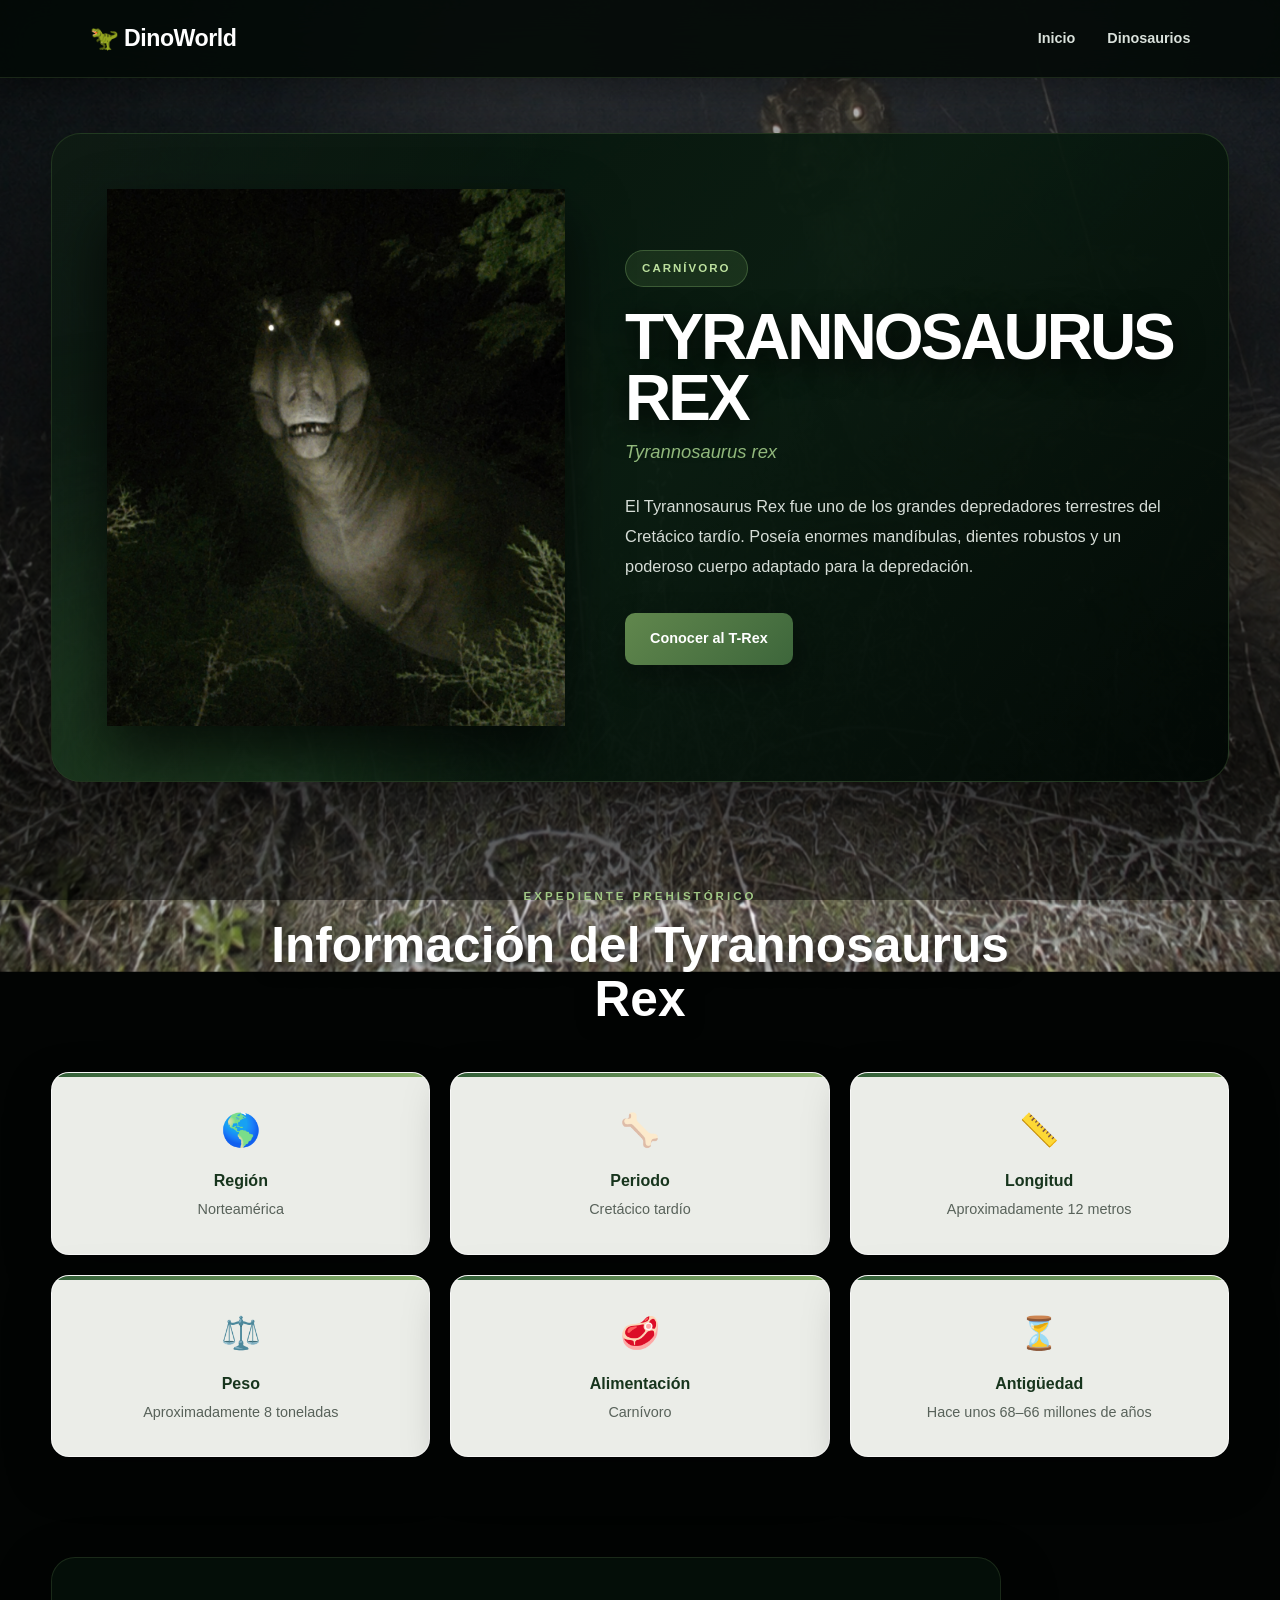
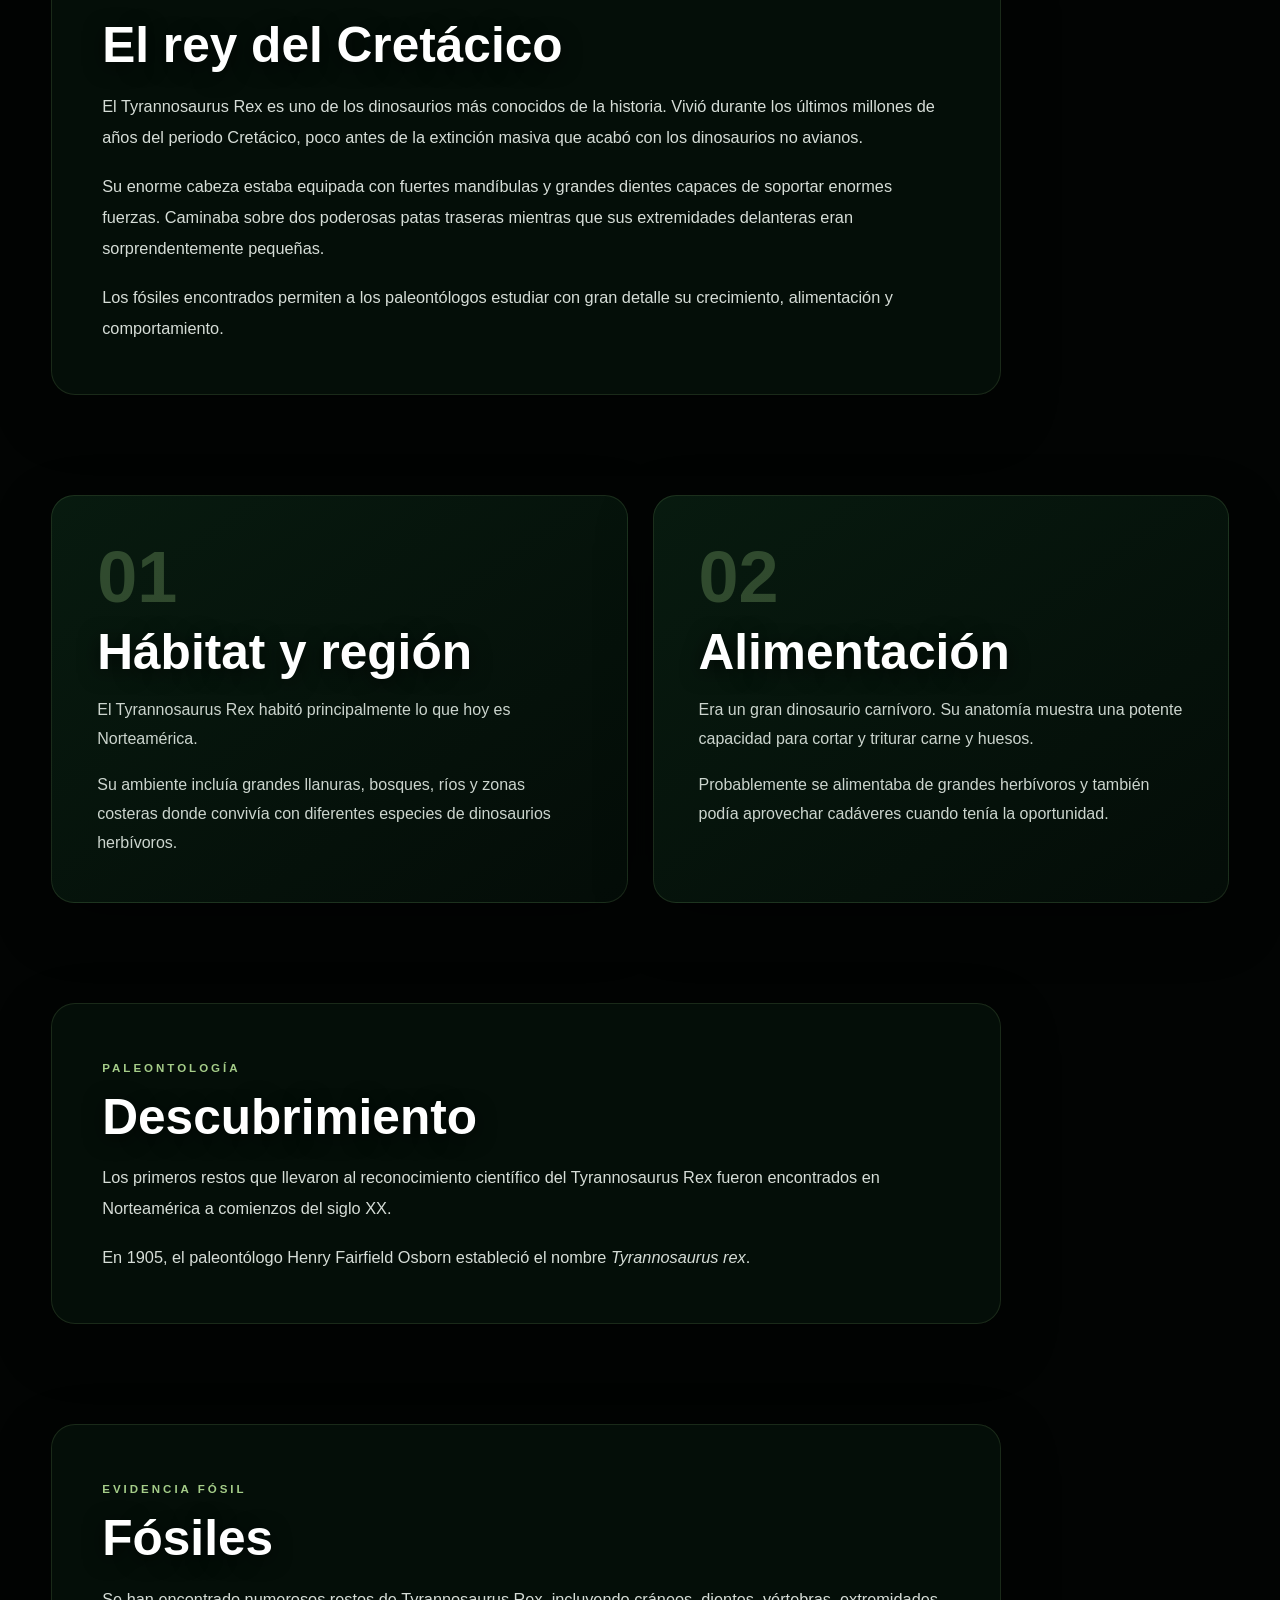
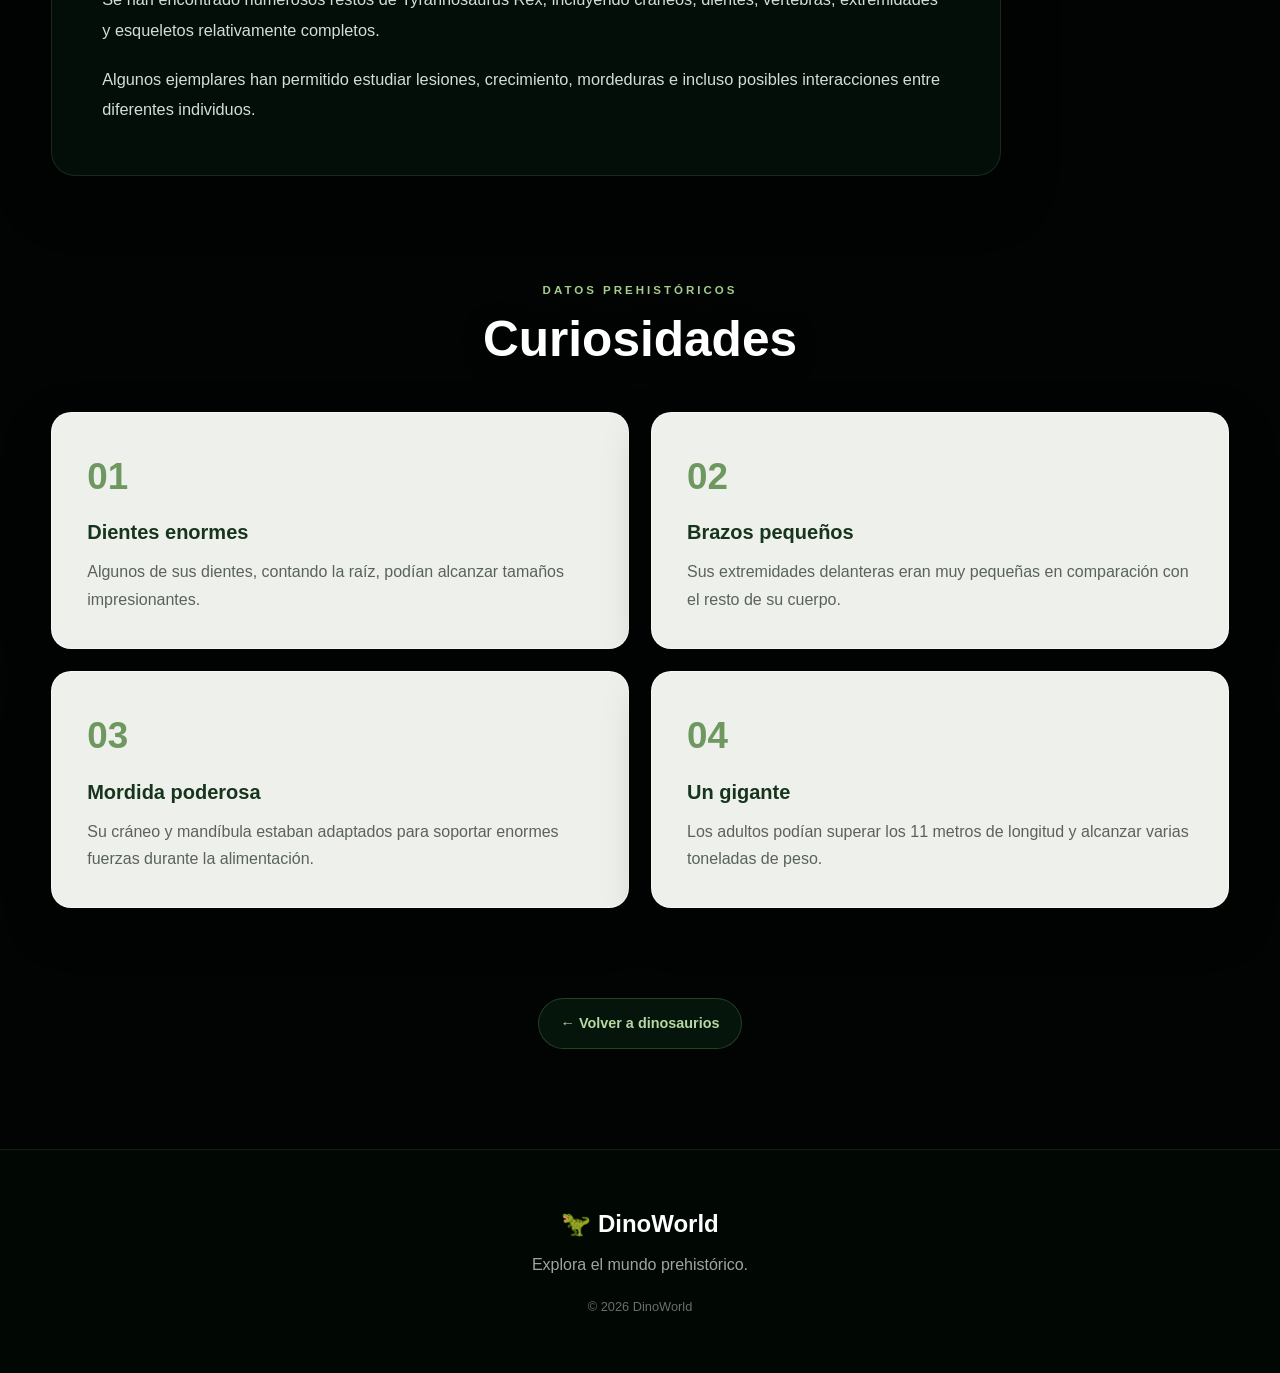
<file: trex.html>
<!DOCTYPE html>
<html lang="es">

<head>
    <meta charset="UTF-8">
    <meta name="viewport" content="width=device-width, initial-scale=1.0">

    <title>Tyrannosaurus Rex | DinoWorld</title>

    <meta
        name="description"
        content="Descubre todo sobre el Tyrannosaurus Rex: periodo, tamaño, peso, alimentación, fósiles, descubrimiento y curiosidades."
    >

    <link rel="stylesheet" href="css/style.css">
</head>

<body>

    <!-- HEADER -->
    <header class="ficha-header">

        <a href="index.html" class="ficha-logo">
            🦖 DinoWorld
        </a>

        <nav class="ficha-nav">
            <a href="index.html">Inicio</a>
            <a href="dinosaurios.html">Dinosaurios</a>
        </nav>

    </header>


    <main class="ficha-dinosaurio">

        <!-- HERO DEL T-REX -->
        <section class="ficha-hero">

            <div class="ficha-hero-imagen">

                <img
                    src="img/trex.png"
                    alt="Tyrannosaurus Rex"
                >

            </div>


            <div class="ficha-hero-info">

                <span class="ficha-etiqueta">
                    Carnívoro
                </span>

                <h1>Tyrannosaurus Rex</h1>

                <p class="ficha-cientifico">
                    <em>Tyrannosaurus rex</em>
                </p>

                <p class="ficha-introduccion">
                    El Tyrannosaurus Rex fue uno de los grandes depredadores
                    terrestres del Cretácico tardío. Poseía enormes mandíbulas,
                    dientes robustos y un poderoso cuerpo adaptado para la
                    depredación.
                </p>

                <a href="#informacion" class="ficha-boton">
                    Conocer al T-Rex
                </a>

            </div>

        </section>


        <!-- INFORMACIÓN PRINCIPAL -->
        <section id="informacion" class="ficha-seccion">

            <div class="ficha-titulo-seccion">

                <span>EXPEDIENTE PREHISTÓRICO</span>

                <h2>Información del Tyrannosaurus Rex</h2>

            </div>


            <div class="ficha-datos">

                <article class="ficha-dato">
                    <span>🌎</span>
                    <h3>Región</h3>
                    <p>Norteamérica</p>
                </article>


                <article class="ficha-dato">
                    <span>🦴</span>
                    <h3>Periodo</h3>
                    <p>Cretácico tardío</p>
                </article>


                <article class="ficha-dato">
                    <span>📏</span>
                    <h3>Longitud</h3>
                    <p>Aproximadamente 12 metros</p>
                </article>


                <article class="ficha-dato">
                    <span>⚖️</span>
                    <h3>Peso</h3>
                    <p>Aproximadamente 8 toneladas</p>
                </article>


                <article class="ficha-dato">
                    <span>🥩</span>
                    <h3>Alimentación</h3>
                    <p>Carnívoro</p>
                </article>


                <article class="ficha-dato">
                    <span>⏳</span>
                    <h3>Antigüedad</h3>
                    <p>Hace unos 68–66 millones de años</p>
                </article>

            </div>

        </section>


        <!-- DESCRIPCIÓN -->
        <section class="ficha-seccion ficha-contenido">

            <h2>El rey del Cretácico</h2>

            <p>
                El Tyrannosaurus Rex es uno de los dinosaurios más conocidos
                de la historia. Vivió durante los últimos millones de años del
                periodo Cretácico, poco antes de la extinción masiva que acabó
                con los dinosaurios no avianos.
            </p>

            <p>
                Su enorme cabeza estaba equipada con fuertes mandíbulas y
                grandes dientes capaces de soportar enormes fuerzas. Caminaba
                sobre dos poderosas patas traseras mientras que sus extremidades
                delanteras eran sorprendentemente pequeñas.
            </p>

            <p>
                Los fósiles encontrados permiten a los paleontólogos estudiar
                con gran detalle su crecimiento, alimentación y comportamiento.
            </p>

        </section>


        <!-- HÁBITAT -->
        <section class="ficha-seccion ficha-doble">

            <article class="ficha-panel">

                <span class="ficha-panel-numero">01</span>

                <h2>Hábitat y región</h2>

                <p>
                    El Tyrannosaurus Rex habitó principalmente lo que hoy es
                    Norteamérica.
                </p>

                <p>
                    Su ambiente incluía grandes llanuras, bosques, ríos y zonas
                    costeras donde convivía con diferentes especies de
                    dinosaurios herbívoros.
                </p>

            </article>


            <article class="ficha-panel">

                <span class="ficha-panel-numero">02</span>

                <h2>Alimentación</h2>

                <p>
                    Era un gran dinosaurio carnívoro. Su anatomía muestra una
                    potente capacidad para cortar y triturar carne y huesos.
                </p>

                <p>
                    Probablemente se alimentaba de grandes herbívoros y también
                    podía aprovechar cadáveres cuando tenía la oportunidad.
                </p>

            </article>

        </section>


        <!-- DESCUBRIMIENTO -->
        <section class="ficha-seccion ficha-contenido">

            <span class="ficha-subtitulo">
                PALEONTOLOGÍA
            </span>

            <h2>Descubrimiento</h2>

            <p>
                Los primeros restos que llevaron al reconocimiento científico
                del Tyrannosaurus Rex fueron encontrados en Norteamérica a
                comienzos del siglo XX.
            </p>

            <p>
                En 1905, el paleontólogo Henry Fairfield Osborn estableció el
                nombre <em>Tyrannosaurus rex</em>.
            </p>

        </section>


        <!-- FÓSILES -->
        <section class="ficha-seccion ficha-contenido">

            <span class="ficha-subtitulo">
                EVIDENCIA FÓSIL
            </span>

            <h2>Fósiles</h2>

            <p>
                Se han encontrado numerosos restos de Tyrannosaurus Rex,
                incluyendo cráneos, dientes, vértebras, extremidades y
                esqueletos relativamente completos.
            </p>

            <p>
                Algunos ejemplares han permitido estudiar lesiones,
                crecimiento, mordeduras e incluso posibles interacciones
                entre diferentes individuos.
            </p>

        </section>


        <!-- CURIOSIDADES -->
        <section class="ficha-seccion">

            <div class="ficha-titulo-seccion">

                <span>DATOS PREHISTÓRICOS</span>

                <h2>Curiosidades</h2>

            </div>


            <div class="ficha-curiosidades">

                <article>
                    <span>01</span>

                    <h3>Dientes enormes</h3>

                    <p>
                        Algunos de sus dientes, contando la raíz,
                        podían alcanzar tamaños impresionantes.
                    </p>
                </article>


                <article>
                    <span>02</span>

                    <h3>Brazos pequeños</h3>

                    <p>
                        Sus extremidades delanteras eran muy pequeñas
                        en comparación con el resto de su cuerpo.
                    </p>
                </article>


                <article>
                    <span>03</span>

                    <h3>Mordida poderosa</h3>

                    <p>
                        Su cráneo y mandíbula estaban adaptados para
                        soportar enormes fuerzas durante la alimentación.
                    </p>
                </article>


                <article>
                    <span>04</span>

                    <h3>Un gigante</h3>

                    <p>
                        Los adultos podían superar los 11 metros de
                        longitud y alcanzar varias toneladas de peso.
                    </p>
                </article>

            </div>

        </section>


        <!-- VOLVER -->
        <section class="ficha-volver">

            <a href="dinosaurios.html">
                ← Volver a dinosaurios
            </a>

        </section>

    </main>


    <!-- FOOTER -->
    <footer class="ficha-footer">

        <h2>🦖 DinoWorld</h2>

        <p>
            Explora el mundo prehistórico.
        </p>

        <p class="ficha-copyright">
            © 2026 DinoWorld
        </p>

    </footer>

</body>

</html>
</file>
<file: css/style.css>
/* ========================================= */
/* CONFIGURACIÓN GENERAL */
/* ========================================= */

* {
    margin: 0;
    padding: 0;
    box-sizing: border-box;
}

html {
    scroll-behavior: smooth;
    background: #020403;
}

:root {
    --verde-oscuro: #07110b;
    --verde: #173b28;
    --verde-claro: #8eb66f;

    --blanco: #ffffff;

    --texto: #172019;
    --texto-suave: #68716a;

    --borde: #e4e6e2;

    --sombra:
        0 15px 40px rgba(0, 0, 0, 0.35);
}


/* ========================================= */
/* BODY */
/* ========================================= */

body {
    position: relative;

    min-height: 100vh;

    font-family:
        Arial,
        Helvetica,
        sans-serif;

    color: var(--texto);

    line-height: 1.6;

    background: transparent;

    overflow-x: hidden;
}


/* ========================================= */
/* FONDO TERRORÍFICO DE TODA LA PÁGINA */
/* ========================================= */

body::before {
    content: "";

    position: fixed;

    top: -8%;
    left: -8%;

    width: 116%;
    height: 116%;

    background-image:
        url("../img/fondo-terrorr.jpg");

    background-size: cover;

    background-position: center;

    background-repeat: no-repeat;

    z-index: 0;

    pointer-events: none;

    animation:
        fondoTerror 24s ease-in-out infinite alternate;
}


/* CAPA OSCURA */

body::after {
    content: "";

    position: fixed;

    inset: 0;

    background:
        linear-gradient(
            180deg,
            rgba(0, 0, 0, 0.20),
            rgba(0, 0, 0, 0.48)
        );

    z-index: 1;

    pointer-events: none;
}


/* TODO EL CONTENIDO QUEDA SOBRE EL FONDO */

.header,
main,
footer {
    position: relative;

    z-index: 2;
}


/* MOVIMIENTO LENTO */

@keyframes fondoTerror {

    0% {
        transform:
            scale(1)
            translate(0, 0);
    }

    50% {
        transform:
            scale(1.05)
            translate(-1%, -1%);
    }

    100% {
        transform:
            scale(1.10)
            translate(1%, 1%);
    }
}


/* ========================================= */
/* HEADER */
/* ========================================= */

.header {
    width: 100%;

    position: sticky;

    top: 0;

    z-index: 1000;

    background:
        rgba(3, 10, 6, 0.88);

    backdrop-filter: blur(12px);

    border-bottom:
        1px solid rgba(255, 255, 255, 0.08);
}

.navbar {
    max-width: 1250px;

    min-height: 78px;

    margin: auto;

    padding: 0 30px;

    display: flex;

    justify-content: space-between;

    align-items: center;
}


/* ========================================= */
/* LOGO */
/* ========================================= */

.logo {
    display: flex;

    align-items: center;

    gap: 12px;

    text-decoration: none;
}

.logo-icono {
    font-size: 34px;
}

.logo-nombre {
    display: block;

    color: white;

    font-size: 21px;

    font-weight: bold;
}

.logo-subtitulo {
    display: block;

    color: #9eaaa1;

    font-size: 11px;
}


/* ========================================= */
/* MENÚ */
/* ========================================= */

.menu {
    display: flex;

    gap: 35px;
}

.menu a {
    position: relative;

    color: #d7ddd9;

    text-decoration: none;

    font-size: 14px;

    font-weight: bold;

    transition: 0.3s;
}

.menu a:hover {
    color: white;
}

.menu a::after {
    content: "";

    position: absolute;

    left: 0;

    bottom: -8px;

    width: 0;

    height: 2px;

    background:
        var(--verde-claro);

    transition: 0.3s;
}

.menu a:hover::after {
    width: 100%;
}


/* ========================================= */
/* HERO */
/* ========================================= */

.hero {
    min-height: 720px;

    display: flex;

    align-items: center;

    padding:
        100px 30px;

    background: transparent;
}

.hero-contenido {
    width: 100%;

    max-width: 1250px;

    margin: auto;
}

.hero-etiqueta {
    display: inline-block;

    color: #b6da98;

    font-size: 12px;

    font-weight: bold;

    letter-spacing: 2px;

    margin-bottom: 20px;

    text-shadow:
        0 3px 10px black;
}

.hero h1 {
    max-width: 760px;

    color: white;

    font-size:
        clamp(48px, 6vw, 82px);

    line-height: 1.02;

    letter-spacing: -3px;

    margin-bottom: 25px;

    text-shadow:
        0 5px 25px rgba(0, 0, 0, 1);
}

.hero h1 span {
    color: #a8c98c;
}

.hero-contenido > p {
    max-width: 680px;

    color: #e0e5e1;

    font-size: 18px;

    margin-bottom: 35px;

    text-shadow:
        0 3px 12px black;
}


/* ========================================= */
/* BOTONES DEL HERO */
/* ========================================= */

.hero-botones {
    display: flex;

    flex-wrap: wrap;

    gap: 15px;

    margin-bottom: 55px;
}

.boton {
    padding:
        14px 25px;

    border-radius: 8px;

    text-decoration: none;

    font-weight: bold;

    font-size: 14px;

    transition:
        transform 0.3s,
        background 0.3s;
}

.boton-principal {
    background:
        #668c4e;

    color: white;

    box-shadow:
        0 8px 25px
        rgba(0, 0, 0, 0.4);
}

.boton-principal:hover {
    background:
        #7ca661;

    transform:
        translateY(-3px);
}

.boton-secundario {
    border:
        1px solid
        rgba(255, 255, 255, 0.35);

    color: white;

    background:
        rgba(0, 0, 0, 0.25);

    backdrop-filter:
        blur(8px);
}

.boton-secundario:hover {
    background:
        rgba(255, 255, 255, 0.15);

    transform:
        translateY(-3px);
}


/* ========================================= */
/* DATOS DEL HERO */
/* ========================================= */

.hero-datos {
    display: flex;

    gap: 50px;

    flex-wrap: wrap;
}

.hero-datos div {
    display: flex;

    flex-direction: column;
}

.hero-datos strong {
    color: white;

    font-size: 27px;

    text-shadow:
        0 3px 8px black;
}

.hero-datos span {
    color: #c1cac3;

    font-size: 12px;

    text-transform: uppercase;

    letter-spacing: 1px;
}


/* ========================================= */
/* SECCIONES */
/* ========================================= */

.seccion {
    padding:
        100px 30px;
}

.encabezado-seccion {
    max-width: 700px;

    margin:
        0 auto 50px;

    text-align: center;
}

.mini-titulo {
    color:
        #a9d38a;

    font-size: 11px;

    font-weight: bold;

    letter-spacing: 2px;
}

.encabezado-seccion h2 {
    color: white;

    font-size:
        clamp(32px, 4vw, 47px);

    line-height: 1.15;

    margin:
        10px 0 15px;

    text-shadow:
        0 4px 12px black;
}

.encabezado-seccion p {
    color: #d5ddd7;

    font-size: 16px;

    text-shadow:
        0 2px 8px black;
}


/* ========================================= */
/* EXPLORAR */
/* ========================================= */

.explorar {
    max-width: 1350px;

    margin: auto;

    background:
        rgba(0, 0, 0, 0.18);

    backdrop-filter:
        blur(1px);

    border-radius: 25px;
}

.herramientas {
    max-width: 1000px;

    margin:
        0 auto 20px;
}


/* ========================================= */
/* BUSCADOR */
/* ========================================= */

.contenedor-buscador {
    position: relative;

    margin-bottom: 20px;
}

.icono-buscar {
    position: absolute;

    left: 20px;

    top: 50%;

    transform:
        translateY(-50%);

    color: #777;

    font-size: 24px;
}

#buscador {
    width: 100%;

    height: 58px;

    padding:
        0 20px 0 55px;

    border:
        1px solid
        rgba(255, 255, 255, 0.35);

    border-radius: 12px;

    outline: none;

    background:
        rgba(255, 255, 255, 0.95);

    font-size: 15px;

    box-shadow:
        0 7px 30px
        rgba(0, 0, 0, 0.25);

    transition: 0.3s;
}

#buscador:focus {
    border-color:
        #729466;

    box-shadow:
        0 0 0 4px
        rgba(114, 148, 102, 0.25);
}


/* ========================================= */
/* FILTROS */
/* ========================================= */

.botones-filtro {
    display: flex;

    justify-content: center;

    flex-wrap: wrap;

    gap: 10px;
}

.filtro {
    padding:
        10px 18px;

    border:
        1px solid
        rgba(255, 255, 255, 0.25);

    border-radius: 30px;

    background:
        rgba(255, 255, 255, 0.92);

    color: #344036;

    cursor: pointer;

    font-weight: bold;

    font-size: 13px;

    transition: 0.25s;
}

.filtro:hover {
    transform:
        translateY(-2px);

    background: white;
}

.filtro.activo {
    background:
        #07110b;

    color: white;

    border-color:
        #75965d;
}

.contador {
    max-width: 1200px;

    margin:
        35px auto 15px;

    color: #e1e6e2;

    font-size: 13px;

    text-shadow:
        0 2px 7px black;
}


/* ========================================= */
/* TARJETAS */
/* ========================================= */

.contenedor-tarjetas {
    max-width: 1200px;

    margin: auto;

    display: grid;

    grid-template-columns:
        repeat(3, 1fr);

    gap: 25px;
}

.tarjeta {
    background:
        rgba(255, 255, 255, 0.94);

    border:
        1px solid
        rgba(255, 255, 255, 0.35);

    border-radius: 16px;

    overflow: hidden;

    box-shadow:
        0 15px 40px
        rgba(0, 0, 0, 0.45);

    backdrop-filter:
        blur(7px);

    transition:
        transform 0.3s,
        box-shadow 0.3s;
}

.tarjeta:hover {
    transform:
        translateY(-8px);

    box-shadow:
        0 22px 50px
        rgba(0, 0, 0, 0.60);
}


/* ========================================= */
/* IMAGEN TARJETAS */
/* ========================================= */

.imagen-tarjeta {
    height: 245px;

    position: relative;

    overflow: hidden;

    background:
        #e9ece7;
}

.imagen-tarjeta img {
    width: 100%;

    height: 100%;

    object-fit: cover;

    transition:
        transform 0.6s;
}

.tarjeta:hover img {
    transform:
        scale(1.08);
}


/* ========================================= */
/* ETIQUETAS */
/* ========================================= */

.badge,
.periodo {
    position: absolute;

    top: 15px;

    padding:
        6px 10px;

    border-radius: 20px;

    font-size: 10px;

    font-weight: bold;

    text-transform: uppercase;

    letter-spacing: 0.5px;

    backdrop-filter:
        blur(10px);
}

.badge {
    left: 15px;
}

.periodo {
    right: 15px;

    color: white;

    background:
        rgba(0, 0, 0, 0.70);
}

.badge.carnivoro {
    color: #ffe8e8;

    background:
        rgba(111, 28, 28, 0.90);
}

.badge.herbivoro {
    color: #eaffdf;

    background:
        rgba(42, 95, 49, 0.90);
}

.badge.omnivoro {
    color: #fff4d5;

    background:
        rgba(123, 87, 26, 0.90);
}

.badge.volador {
    color: #e7f3ff;

    background:
        rgba(38, 74, 105, 0.90);
}


/* ========================================= */
/* CONTENIDO TARJETA */
/* ========================================= */

.contenido-tarjeta {
    padding: 24px;
}

.contenido-tarjeta h3 {
    font-size: 22px;

    margin-bottom: 2px;
}

.nombre-cientifico {
    color: #819083;

    font-size: 12px;

    font-style: italic;

    margin-bottom: 15px;
}

.descripcion {
    min-height: 75px;

    color: #515c53;

    font-size: 14px;

    line-height: 1.6;

    margin-bottom: 20px;
}

.datos-tarjeta {
    display: grid;

    grid-template-columns:
        repeat(2, 1fr);

    gap: 10px;

    padding:
        17px 0;

    border-top:
        1px solid #eceeeb;

    border-bottom:
        1px solid #eceeeb;
}

.datos-tarjeta > div {
    display: flex;

    align-items: center;

    gap: 8px;
}

.datos-tarjeta small {
    display: block;

    color: #929892;

    font-size: 10px;

    text-transform: uppercase;
}

.datos-tarjeta strong {
    display: block;

    font-size: 12px;
}


/* ========================================= */
/* VER INFORMACIÓN */
/* ========================================= */

.ver-mas {
    width: 100%;

    margin-top: 18px;

    padding: 0;

    border: none;

    background: transparent;

    color: #31572c;

    cursor: pointer;

    font-size: 13px;

    font-weight: bold;

    display: flex;

    align-items: center;

    justify-content: space-between;
}

.ver-mas span {
    font-size: 19px;

    transition:
        transform 0.2s;
}

.ver-mas:hover span {
    transform:
        translateX(5px);
}


/* ========================================= */
/* SIN RESULTADOS */
/* ========================================= */

.sin-resultados {
    display: none;

    text-align: center;

    padding:
        80px 20px;

    color: white;
}

.sin-resultados span {
    font-size: 50px;
}

.sin-resultados h3 {
    margin:
        15px 0 5px;
}

.sin-resultados p {
    color:
        #d0d7d2;
}


/* ========================================= */
/* CURIOSIDADES */
/* ========================================= */

.curiosidades {
    background:
        rgba(0, 0, 0, 0.40);

    backdrop-filter:
        blur(5px);
}

.grid-curiosidades {
    max-width: 1150px;

    margin: auto;

    display: grid;

    grid-template-columns:
        repeat(3, 1fr);

    gap: 25px;
}

.grid-curiosidades article {
    background:
        rgba(255, 255, 255, 0.94);

    padding: 35px;

    border-radius: 14px;

    border:
        1px solid
        rgba(255, 255, 255, 0.30);

    box-shadow:
        0 12px 35px
        rgba(0, 0, 0, 0.28);

    transition: 0.3s;
}

.grid-curiosidades article:hover {
    transform:
        translateY(-6px);

    box-shadow:
        0 18px 45px
        rgba(0, 0, 0, 0.45);
}

.curiosidad-icono {
    display: block;

    font-size: 32px;

    margin-bottom: 18px;
}

.grid-curiosidades h3 {
    margin-bottom: 10px;
}

.grid-curiosidades p {
    color:
        var(--texto-suave);

    font-size: 14px;
}


/* ========================================= */
/* MODAL */
/* ========================================= */

.modal {
    display: none;

    position: fixed;

    inset: 0;

    z-index: 3000;

    padding: 25px;

    align-items: center;

    justify-content: center;
}

.modal.abierto {
    display: flex;
}

.modal-fondo {
    position: absolute;

    inset: 0;

    background:
        rgba(0, 0, 0, 0.85);

    backdrop-filter:
        blur(8px);
}

.modal-contenido {
    position: relative;

    z-index: 1;

    width: 100%;

    max-width: 900px;

    max-height: 90vh;

    display: grid;

    grid-template-columns:
        1fr 1fr;

    background: white;

    border-radius: 18px;

    overflow: auto;

    box-shadow:
        0 30px 80px
        rgba(0, 0, 0, 0.7);
}

.modal-contenido > img {
    width: 100%;

    height: 100%;

    min-height: 500px;

    object-fit: cover;
}

.modal-info {
    padding:
        50px 40px;
}

.modal-periodo {
    color: #638055;

    font-size: 11px;

    font-weight: bold;

    text-transform: uppercase;

    letter-spacing: 1.5px;
}

.modal-info h2 {
    font-size: 35px;

    line-height: 1.1;

    margin:
        8px 0 4px;
}

.modal-cientifico {
    color: #879087;

    font-style: italic;

    margin-bottom: 25px;
}

.modal-info > p {
    color: #626a63;

    margin-bottom: 30px;
}

.modal-datos {
    display: grid;

    gap: 15px;
}

.modal-datos div {
    padding: 14px;

    background: #f4f5f1;

    border-radius: 9px;
}

.modal-datos small {
    display: block;

    color: #8a918a;

    text-transform: uppercase;

    font-size: 9px;
}

.modal-datos strong {
    font-size: 14px;
}

.cerrar-modal {
    position: absolute;

    top: 15px;

    right: 15px;

    width: 38px;

    height: 38px;

    border: none;

    border-radius: 50%;

    background:
        rgba(0, 0, 0, 0.80);

    color: white;

    cursor: pointer;

    font-size: 25px;

    z-index: 5;
}


/* ========================================= */
/* FOOTER */
/* ========================================= */

footer {
    color: white;

    padding:
        55px 30px;

    background:
        rgba(2, 7, 4, 0.88);

    backdrop-filter:
        blur(10px);
}

.footer-contenido {
    max-width: 1200px;

    margin: auto;

    display: flex;

    justify-content: space-between;

    align-items: flex-end;

    gap: 30px;
}

.footer-contenido h2 {
    margin-bottom: 7px;
}

.footer-contenido p {
    color: #aab5ad;

    font-size: 13px;
}

.copyright {
    white-space: nowrap;
}


/* ========================================= */
/* TABLET */
/* ========================================= */

@media (max-width: 950px) {

    .contenedor-tarjetas {
        grid-template-columns:
            repeat(2, 1fr);
    }

    .grid-curiosidades {
        grid-template-columns: 1fr;
    }

    .modal-contenido {
        grid-template-columns: 1fr;
    }

    .modal-contenido > img {
        height: 320px;

        min-height: auto;
    }
}


/* ========================================= */
/* CELULAR */
/* ========================================= */

@media (max-width: 650px) {

    .navbar {
        min-height: 70px;

        padding:
            0 18px;
    }

    .logo-subtitulo {
        display: none;
    }

    .menu {
        gap: 13px;
    }

    .menu a {
        font-size: 11px;
    }

    body::before {
        top: -5%;
        left: -25%;

        width: 150%;
        height: 110%;

        background-position:
            65% center;
    }

    .hero {
        min-height: 650px;

        padding:
            70px 20px;
    }

    .hero h1 {
        font-size: 47px;

        letter-spacing: -2px;
    }

    .hero-contenido > p {
        font-size: 16px;
    }

    .hero-datos {
        gap: 25px;
    }

    .seccion {
        padding:
            75px 18px;
    }

    .explorar {
        border-radius: 0;
    }

    .contenedor-tarjetas {
        grid-template-columns: 1fr;
    }

    .imagen-tarjeta {
        height: 260px;
    }

    .botones-filtro {
        justify-content: flex-start;
    }

    .footer-contenido {
        flex-direction: column;

        align-items: flex-start;
    }

    .modal {
        padding: 12px;
    }

    .modal-info {
        padding:
            35px 25px;
    }
}


/* ========================================= */
/* REDUCIR ANIMACIONES */
/* ========================================= */

@media (prefers-reduced-motion: reduce) {

    body::before {
        animation: none;
    }

    html {
        scroll-behavior: auto;
    }
}
/* ========================================= */
/* MENÚ HAMBURGUESA */
/* ========================================= */

.menu-toggle {
    display: none;

    border: none;

    background: transparent;

    color: white;

    font-size: 30px;

    cursor: pointer;
}


/* CELULAR */

@media (max-width: 650px) {

    .navbar {
        position: relative;
    }


    .menu-toggle {
        display: block;
    }


    .menu {
        position: absolute;

        top: 70px;
        left: 0;

        width: 100%;

        padding: 20px;

        display: none;

        flex-direction: column;

        gap: 20px;

        background:
            rgba(3, 10, 6, 0.97);

        backdrop-filter: blur(12px);

        border-top:
            1px solid rgba(255, 255, 255, 0.08);

        box-shadow:
            0 15px 30px rgba(0, 0, 0, 0.35);
    }


    .menu.activo {
        display: flex;
    }


    .menu a {
        width: 100%;

        padding: 10px 5px;

        font-size: 14px;
    }

}
/* ==================================================
   FICHA PROFESIONAL T-REX - DINOWORLD
   ================================================== */


/* =========================
   HEADER
   ========================= */

.ficha-header {
    width: 100%;
    min-height: 78px;

    padding: 0 7%;

    display: flex;
    align-items: center;
    justify-content: space-between;

    position: sticky;
    top: 0;

    z-index: 1000;

    background: rgba(3, 10, 6, 0.88);

    backdrop-filter: blur(18px);
    -webkit-backdrop-filter: blur(18px);

    border-bottom:
        1px solid rgba(151, 207, 124, 0.15);

    box-shadow:
        0 10px 35px rgba(0, 0, 0, 0.35);
}


.ficha-logo {
    color: #ffffff;

    font-size: 1.45rem;
    font-weight: 800;

    text-decoration: none;

    letter-spacing: -0.5px;
}


.ficha-nav {
    display: flex;
    gap: 32px;
}


.ficha-nav a {
    position: relative;

    color: #d9e1db;

    text-decoration: none;

    font-size: 0.9rem;
    font-weight: 600;

    transition: 0.3s;
}


.ficha-nav a::after {
    content: "";

    position: absolute;

    left: 0;
    bottom: -8px;

    width: 0;
    height: 2px;

    background: #8eb66f;

    transition: 0.3s;
}


.ficha-nav a:hover {
    color: #ffffff;
}


.ficha-nav a:hover::after {
    width: 100%;
}



/* =========================
   CONTENEDOR GENERAL
   ========================= */

.ficha-dinosaurio {
    width: min(1200px, 92%);

    margin: auto;

    padding:
        55px 0
        100px;
}



/* =========================
   HERO T-REX
   ========================= */

.ficha-hero {
    position: relative;

    min-height: 620px;

    display: grid;

    grid-template-columns:
        1.1fr
        0.9fr;

    align-items: center;

    gap: 60px;

    padding:
        55px;

    overflow: hidden;

    border-radius: 30px;

    background:
        linear-gradient(
            135deg,
            rgba(5, 18, 10, 0.97),
            rgba(9, 28, 16, 0.94),
            rgba(2, 8, 5, 0.98)
        );

    border:
        1px solid
        rgba(148, 203, 118, 0.18);

    box-shadow:
        0 35px 90px rgba(0, 0, 0, 0.65);
}


/* brillo verde del hero */

.ficha-hero::before {
    content: "";

    position: absolute;

    width: 500px;
    height: 500px;

    left: -150px;
    bottom: -250px;

    border-radius: 50%;

    background:
        rgba(67, 127, 65, 0.25);

    filter: blur(100px);

    pointer-events: none;
}


/* pequeña textura de luz */

.ficha-hero::after {
    content: "";

    position: absolute;

    inset: 0;

    background:
        linear-gradient(
            115deg,
            rgba(255, 255, 255, 0.04),
            transparent 35%
        );

    pointer-events: none;
}



/* =========================
   IMAGEN T-REX
   ========================= */

.ficha-hero-imagen {
    position: relative;

    min-height: 500px;

    display: flex;
    align-items: center;
    justify-content: center;
}


.ficha-hero-imagen::before {
    content: "";

    position: absolute;

    width: 430px;
    height: 430px;

    border-radius: 50%;

    background:
        radial-gradient(
            circle,
            rgba(119, 170, 96, 0.27),
            rgba(37, 83, 43, 0.10) 45%,
            transparent 72%
        );

    filter: blur(8px);
}


.ficha-hero-imagen::after {
    content: "";

    position: absolute;

    bottom: 40px;

    width: 75%;
    height: 40px;

    border-radius: 50%;

    background:
        rgba(0, 0, 0, 0.65);

    filter: blur(20px);
}


.ficha-hero-imagen img {
    position: relative;

    z-index: 2;

    width: 100%;
    max-width: 600px;

    object-fit: contain;

    filter:
        drop-shadow(
            0 30px 30px
            rgba(0, 0, 0, 0.70)
        );

    transition:
        transform 0.6s ease;
}


.ficha-hero:hover
.ficha-hero-imagen img {
    transform:
        scale(1.045);
}



/* =========================
   INFORMACIÓN HERO
   ========================= */

.ficha-hero-info {
    position: relative;

    z-index: 3;
}


.ficha-etiqueta {
    display: inline-block;

    padding:
        8px 16px;

    border-radius: 50px;

    background:
        rgba(103, 151, 78, 0.18);

    border:
        1px solid
        rgba(152, 205, 125, 0.28);

    color: #bce09e;

    font-size: 0.72rem;
    font-weight: 800;

    letter-spacing: 2px;

    text-transform: uppercase;
}


.ficha-hero-info h1 {
    margin:
        20px 0
        8px;

    color: #ffffff;

    font-size:
        clamp(
            3rem,
            5vw,
            5.2rem
        );

    line-height: 0.95;

    letter-spacing: -3px;

    text-transform: uppercase;

    text-shadow:
        0 8px 30px
        rgba(0, 0, 0, 0.85);
}


.ficha-cientifico {
    margin-bottom: 25px;

    color: #91b87c;

    font-size: 1.15rem;
}


.ficha-introduccion {
    max-width: 540px;

    margin-bottom: 32px;

    color: #d6ddd7;

    font-size: 1.02rem;

    line-height: 1.85;
}



/* =========================
   BOTÓN HERO
   ========================= */

.ficha-boton {
    display: inline-flex;

    align-items: center;

    padding:
        14px 25px;

    border-radius: 10px;

    background:
        linear-gradient(
            135deg,
            #61874d,
            #3d663b
        );

    color: #ffffff;

    text-decoration: none;

    font-size: 0.9rem;
    font-weight: 700;

    box-shadow:
        0 12px 30px
        rgba(0, 0, 0, 0.35);

    transition:
        transform 0.3s,
        box-shadow 0.3s,
        background 0.3s;
}


.ficha-boton:hover {
    transform:
        translateY(-4px);

    background:
        linear-gradient(
            135deg,
            #78a65f,
            #4c7948
        );

    box-shadow:
        0 18px 35px
        rgba(0, 0, 0, 0.45);
}



/* =========================
   SECCIONES
   ========================= */

.ficha-seccion {
    margin-top: 100px;
}


.ficha-titulo-seccion {
    max-width: 800px;

    margin:
        0 auto
        45px;

    text-align: center;
}


.ficha-titulo-seccion span,
.ficha-subtitulo {
    color: #a5cd89;

    font-size: 0.72rem;
    font-weight: 800;

    letter-spacing: 3px;

    text-transform: uppercase;
}


.ficha-titulo-seccion h2,
.ficha-contenido h2,
.ficha-panel h2 {
    margin-top: 10px;

    color: #ffffff;

    font-size:
        clamp(
            2rem,
            4vw,
            3.1rem
        );

    line-height: 1.1;

    text-shadow:
        0 4px 20px
        rgba(0, 0, 0, 0.75);
}



/* =========================
   DATOS PRINCIPALES
   ========================= */

.ficha-datos {
    display: grid;

    grid-template-columns:
        repeat(3, 1fr);

    gap: 20px;
}


.ficha-dato {
    position: relative;

    padding:
        32px 22px;

    overflow: hidden;

    text-align: center;

    border-radius: 18px;

    background:
        rgba(
            245,
            247,
            242,
            0.96
        );

    border:
        1px solid
        rgba(
            255,
            255,
            255,
            0.65
        );

    box-shadow:
        0 18px 45px
        rgba(0, 0, 0, 0.35);

    transition:
        transform 0.3s,
        box-shadow 0.3s;
}


.ficha-dato::before {
    content: "";

    position: absolute;

    top: 0;
    left: 0;

    width: 100%;
    height: 4px;

    background:
        linear-gradient(
            90deg,
            #315e37,
            #8eb66f
        );
}


.ficha-dato:hover {
    transform:
        translateY(-8px);

    box-shadow:
        0 25px 55px
        rgba(0, 0, 0, 0.5);
}


.ficha-dato > span {
    display: block;

    margin-bottom: 12px;

    font-size: 2rem;
}


.ficha-dato h3 {
    margin-bottom: 5px;

    color: #17351d;

    font-size: 1rem;
}


.ficha-dato p {
    color: #58625a;

    font-size: 0.9rem;
}



/* =========================
   BLOQUES DE TEXTO
   ========================= */

.ficha-contenido {
    max-width: 950px;

    padding:
        50px;

    border-radius: 24px;

    background:
        rgba(
            5,
            17,
            10,
            0.88
        );

    border:
        1px solid
        rgba(
            151,
            201,
            124,
            0.15
        );

    backdrop-filter:
        blur(12px);

    box-shadow:
        0 20px 55px
        rgba(0, 0, 0, 0.35);
}


.ficha-contenido p {
    margin-top: 18px;

    color: #d6ddd7;

    font-size: 1.02rem;

    line-height: 1.9;
}



/* =========================
   HÁBITAT / ALIMENTACIÓN
   ========================= */

.ficha-doble {
    display: grid;

    grid-template-columns:
        repeat(2, 1fr);

    gap: 25px;
}


.ficha-panel {
    position: relative;

    padding:
        45px;

    overflow: hidden;

    border-radius: 23px;

    background:
        linear-gradient(
            145deg,
            rgba(8, 28, 16, 0.94),
            rgba(4, 13, 8, 0.96)
        );

    border:
        1px solid
        rgba(
            145,
            195,
            119,
            0.16
        );

    box-shadow:
        0 20px 55px
        rgba(0, 0, 0, 0.42);

    transition:
        transform 0.3s;
}


.ficha-panel:hover {
    transform:
        translateY(-5px);
}


.ficha-panel-numero {
    display: block;

    margin-bottom: 12px;

    color:
        rgba(
            156,
            205,
            131,
            0.28
        );

    font-size: 4.5rem;

    font-weight: 900;

    line-height: 1;
}


.ficha-panel p {
    margin-top: 17px;

    color: #ccd5ce;

    line-height: 1.8;
}



/* =========================
   CURIOSIDADES
   ========================= */

.ficha-curiosidades {
    display: grid;

    grid-template-columns:
        repeat(2, 1fr);

    gap: 22px;
}


.ficha-curiosidades article {
    position: relative;

    padding:
        35px;

    border-radius: 20px;

    background:
        rgba(
            246,
            248,
            243,
            0.97
        );

    border:
        1px solid
        rgba(
            255,
            255,
            255,
            0.55
        );

    box-shadow:
        0 18px 45px
        rgba(0, 0, 0, 0.35);

    transition:
        transform 0.3s,
        box-shadow 0.3s;
}


.ficha-curiosidades article:hover {
    transform:
        translateY(-7px);

    box-shadow:
        0 25px 60px
        rgba(0, 0, 0, 0.48);
}


.ficha-curiosidades article > span {
    display: block;

    margin-bottom: 10px;

    color: #6e9860;

    font-size: 2.3rem;

    font-weight: 900;
}


.ficha-curiosidades h3 {
    margin-bottom: 10px;

    color: #17351d;

    font-size: 1.25rem;
}


.ficha-curiosidades p {
    color: #59635b;

    line-height: 1.7;
}



/* =========================
   VOLVER
   ========================= */

.ficha-volver {
    margin-top: 90px;

    text-align: center;
}


.ficha-volver a {
    display: inline-block;

    padding:
        13px 22px;

    border-radius: 50px;

    background:
        rgba(
            7,
            25,
            14,
            0.85
        );

    border:
        1px solid
        rgba(
            145,
            198,
            117,
            0.24
        );

    color: #b7d8a1;

    text-decoration: none;

    font-size: 0.9rem;
    font-weight: 700;

    transition:
        0.3s;
}


.ficha-volver a:hover {
    color: #ffffff;

    background:
        rgba(
            75,
            112,
            61,
            0.80
        );

    transform:
        translateY(-3px);
}



/* =========================
   FOOTER
   ========================= */

.ficha-footer {
    position: relative;

    z-index: 2;

    padding:
        55px 20px;

    text-align: center;

    background:
        rgba(
            2,
            8,
            4,
            0.95
        );

    border-top:
        1px solid
        rgba(
            145,
            195,
            119,
            0.12
        );
}


.ficha-footer h2 {
    margin-bottom: 8px;

    color: #ffffff;

    font-size: 1.5rem;
}


.ficha-footer p {
    color: #9ca79f;
}


.ficha-copyright {
    margin-top: 20px;

    color: #687069 !important;

    font-size: 0.8rem;
}



/* ==================================================
   TABLET
   ================================================== */

@media (max-width: 900px) {

    .ficha-hero {
        grid-template-columns:
            1fr;

        gap: 5px;

        padding:
            40px 30px;

        text-align: center;
    }


    .ficha-hero-imagen {
        min-height: 350px;
    }


    .ficha-hero-imagen img {
        max-height: 380px;
    }


    .ficha-hero-info {
        max-width: 650px;

        margin: auto;
    }


    .ficha-introduccion {
        margin-left: auto;
        margin-right: auto;
    }


    .ficha-datos {
        grid-template-columns:
            repeat(2, 1fr);
    }


    .ficha-doble {
        grid-template-columns:
            1fr;
    }

}



/* ==================================================
   CELULAR
   ================================================== */

@media (max-width: 600px) {

    .ficha-header {
        min-height: 70px;

        padding:
            0 18px;
    }


    .ficha-logo {
        font-size: 1.15rem;
    }


    .ficha-nav {
        gap: 14px;
    }


    .ficha-nav a {
        font-size: 0.76rem;
    }


    .ficha-dinosaurio {
        width: 94%;

        padding-top: 22px;
    }


    .ficha-hero {
        min-height: auto;

        padding:
            25px 18px
            35px;

        border-radius: 20px;
    }


    .ficha-hero-imagen {
        min-height: 270px;
    }


    .ficha-hero-imagen::before {
        width: 260px;
        height: 260px;
    }


    .ficha-hero-imagen img {
        max-height: 290px;
    }


    .ficha-hero-info h1 {
        font-size:
            clamp(
                2.4rem,
                12vw,
                3.4rem
            );

        letter-spacing: -2px;
    }


    .ficha-introduccion {
        font-size: 0.94rem;
    }


    .ficha-seccion {
        margin-top: 70px;
    }


    .ficha-datos {
        grid-template-columns:
            1fr;
    }


    .ficha-contenido {
        padding:
            32px 24px;

        border-radius: 18px;
    }


    .ficha-panel {
        padding:
            32px 25px;
    }


    .ficha-panel-numero {
        font-size: 3.5rem;
    }


    .ficha-curiosidades {
        grid-template-columns:
            1fr;
    }


    .ficha-curiosidades article {
        padding:
            28px 25px;
    }

}
</file>
